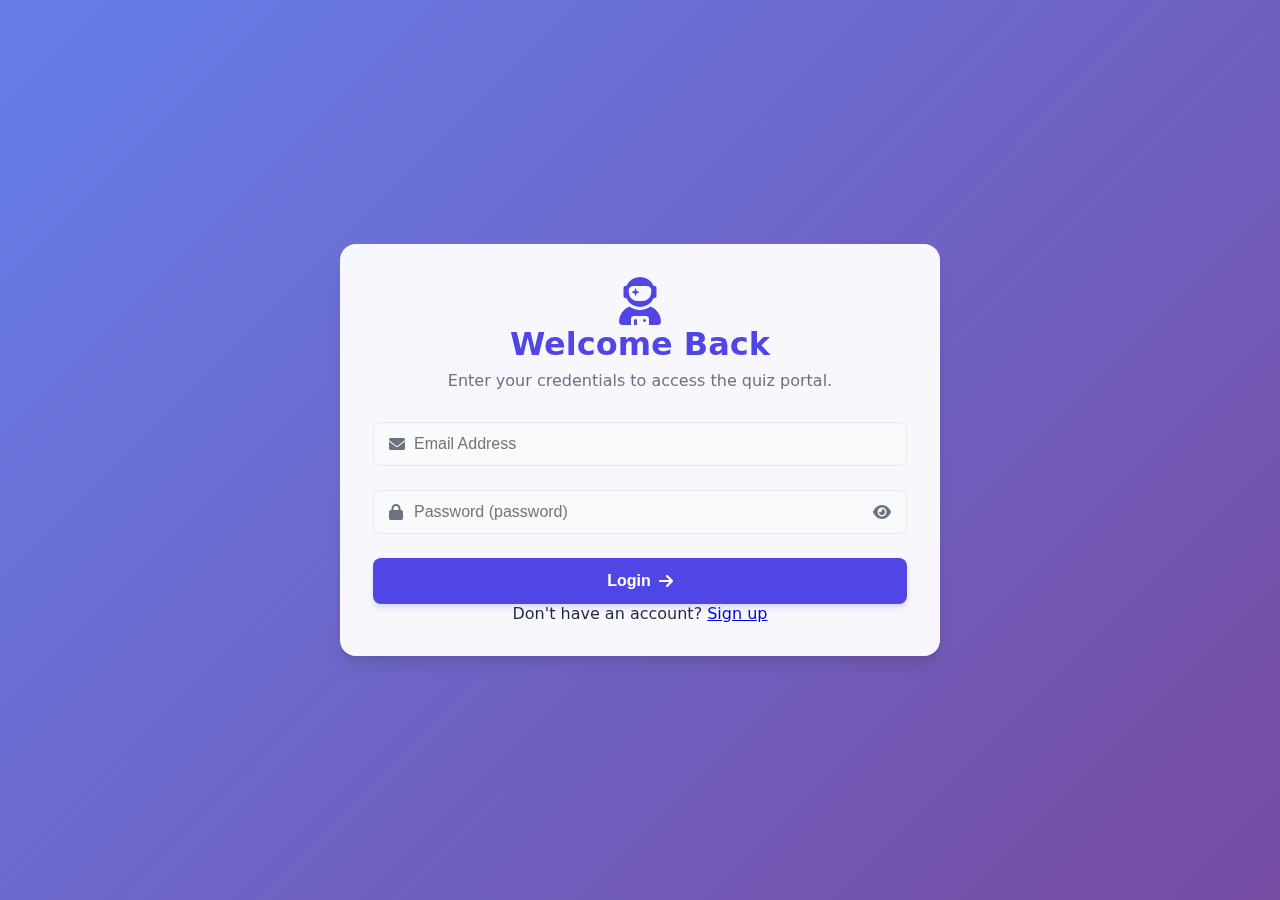
<file: index.html>
<!DOCTYPE html>
<html lang="en">

<head>
    <meta charset="UTF-8">
    <meta name="viewport" content="width=device-width, initial-scale=1.0">
    <title>Quiz Setup</title>
    <link rel="stylesheet" href="style.css">
    <script>
    const user = sessionStorage.getItem('currentUser');
    if (!user) {
        window.location.href = 'login.html';
    }
</script>
</head>
<body>
    <div class="container">
        <h1>Tech Quiz</h1>
        <p class="subtitle">Test your knowledge!</p>

        <form id="setup-form">
            <div class="form-group">
                <label for="category">Select Category</label>
                <select id="category" required>
                    <option value="" disabled selected>Choose a category...</option>
                    <option value="Java">Java</option>
                    <option value="Python">Python</option>
                    <option value="GK">General Knowledge</option>
                </select>
            </div>

            <div class="form-group">
                <label for="difficulty">Select Difficulty</label>
                <select id="difficulty" required>
                    <option value="" disabled selected>Choose difficulty...</option>
                    <option value="Easy">Easy</option>
                    <option value="Medium">Medium</option>
                    <option value="Hard">Hard</option>
                </select>
            </div>

            <button type="submit" id="startQuiz" class="btn">Start Quiz</button>
        </form>
    </div>
    <script src="script.js"></script>
</body>

</html>
</file>
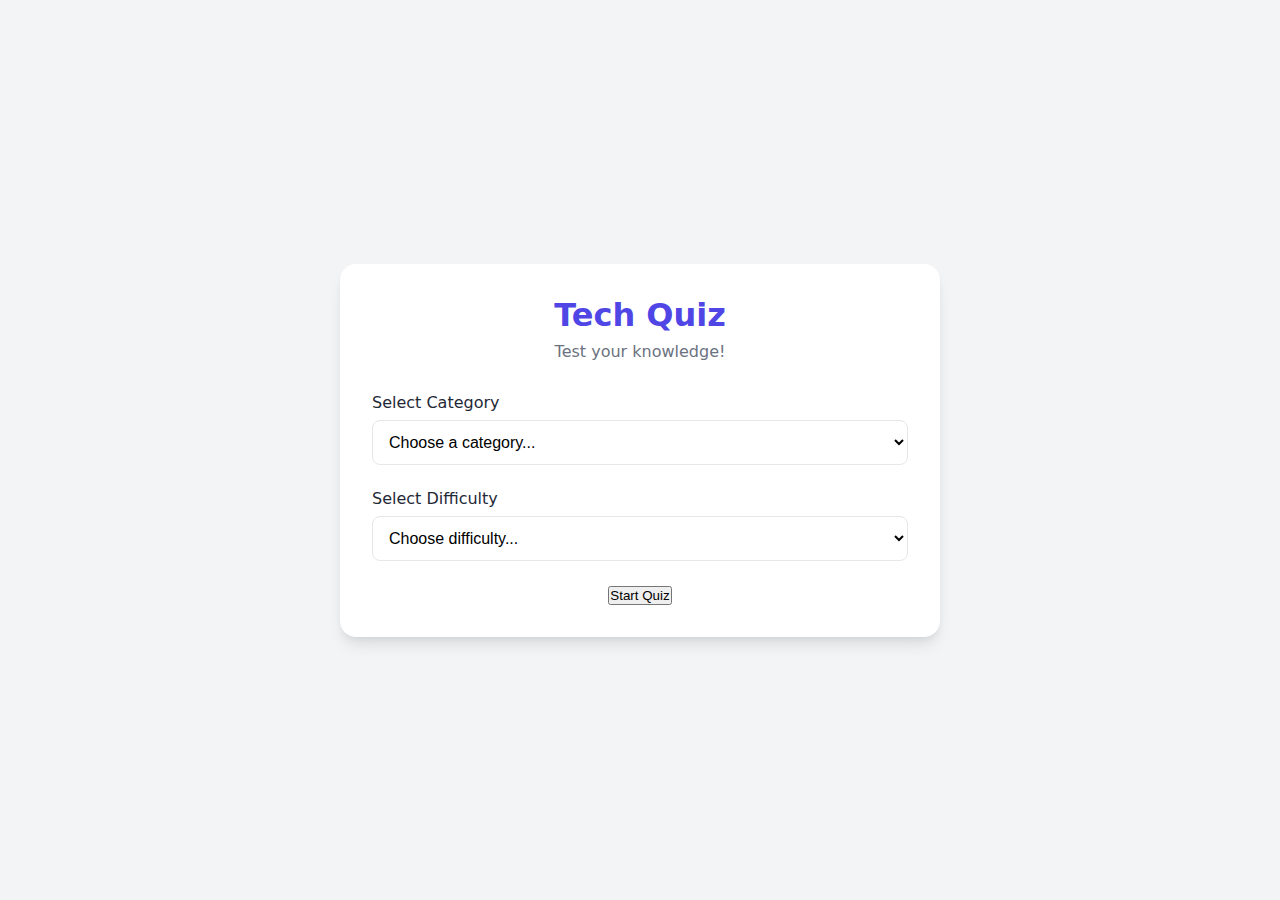
<file: bin/index.html>
<!DOCTYPE html>
<html lang="en">

<head>
    <meta charset="UTF-8">
    <meta name="viewport" content="width=device-width, initial-scale=1.0">
    <title>Quiz Setup</title>
    <link rel="stylesheet" href="style.css">
</head>

<body>
    <div class="container">
        <h1>Tech Quiz</h1>
        <p class="subtitle">Test your knowledge!</p>

        <form id="setup-form">
            <div class="form-group">
                <label for="category">Select Category</label>
                <select id="category" required>
                    <option value="" disabled selected>Choose a category...</option>
                    <option value="Java">Java</option>
                    <option value="Python">Python</option>
                    <option value="GK">General Knowledge</option>
                </select>
            </div>

            <div class="form-group">
                <label for="difficulty">Select Difficulty</label>
                <select id="difficulty" required>
                    <option value="" disabled selected>Choose difficulty...</option>
                    <option value="Easy">Easy</option>
                    <option value="Medium">Medium</option>
                    <option value="Hard">Hard</option>
                </select>
            </div>

            <button type="submit" id="startQuiz" class="btn">Start Quiz</button>
        </form>
    </div>
    <script src="script.js"></script>
</body>

</html>
</file>
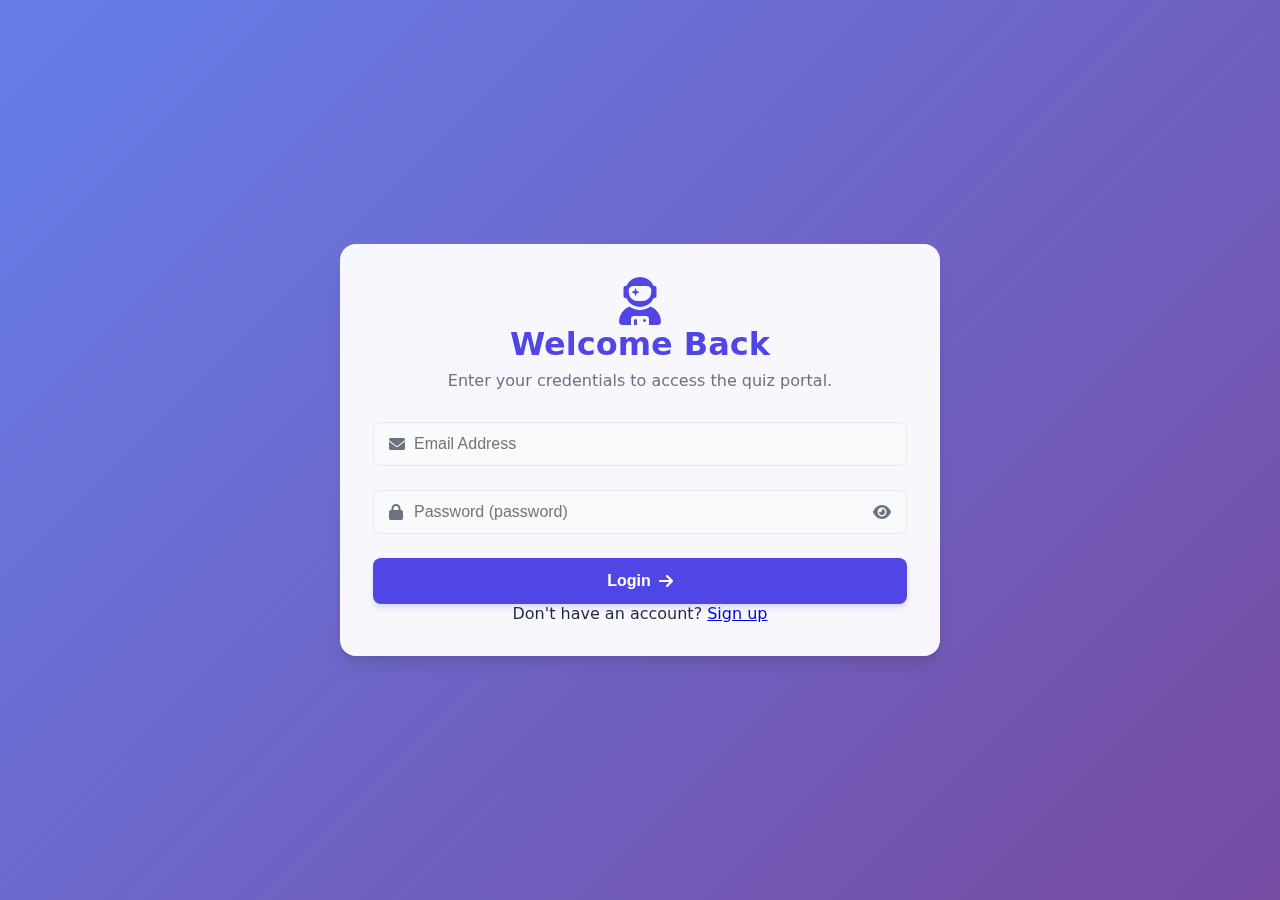
<file: login.html>
<!DOCTYPE html>
<html lang="en">

<head>
    <meta charset="UTF-8">
    <meta name="viewport" content="width=device-width, initial-scale=1.0">
    <title>Login - Tech Quiz</title>
    <link rel="stylesheet" href="style.css">
    <!-- Font Awesome for Icons -->
    <link rel="stylesheet" href="https://cdnjs.cloudflare.com/ajax/libs/font-awesome/6.0.0/css/all.min.css">
</head>

<body>
    <div class="background-animation"></div>
    <div class="container login-container">
        <div class="login-header">
            <i class="fas fa-user-astronaut fa-3x" style="color: var(--primary-color);"></i>
            <h1>Welcome Back</h1>
            <p class="subtitle">Enter your credentials to access the quiz portal.</p>
        </div>

        <form id="login-form">
            <div class="form-group input-group">
                <i class="fas fa-envelope input-icon"></i>
                <input type="text" id="username" placeholder="Email Address" class="form-input" required>
            </div>

            <div class="form-group input-group">
                <i class="fas fa-lock input-icon"></i>
                <input type="password" id="password" placeholder="Password (password)" class="form-input" required>
                <i class="fas fa-eye toggle-password" id="togglePassword"></i>
            </div>

            <p id="login-error" class="error-msg">
                <i class="fas fa-exclamation-circle"></i> Invalid Username or Password
            </p>

            <button type="submit" id="loginBtn" class="btn">
                <span>Login</span> <i class="fas fa-arrow-right"></i>
            </button>
        </form>

        <div class="form-footer">
            <p>Don't have an account? <a href="signup.html" class="link-primary">Sign up</a></p>
        </div>
    </div>
    <script src="script.js"></script>
</body>

</html>
</file>
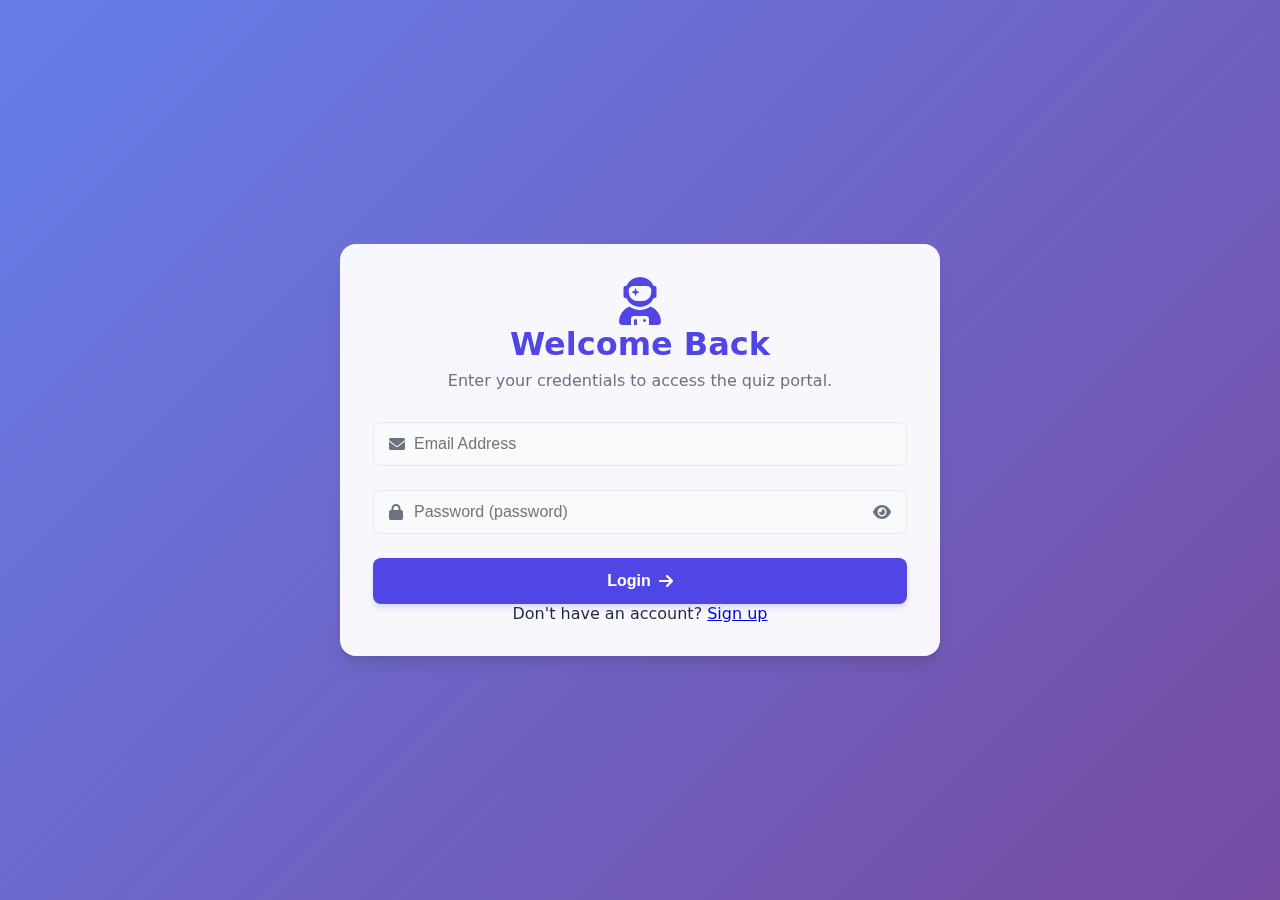
<file: quiz.html>
<!DOCTYPE html>
<html lang="en">

<head>
    <meta charset="UTF-8">
    <meta name="viewport" content="width=device-width, initial-scale=1.0">
    <title>Taking Quiz</title>
    <link rel="stylesheet" href="style.css">
</head>

<body>
    <div class="container">
        <div class="quiz-header">
            <div id="question-progress">Question 1 of 5</div>
            <div class="timer" id="timerDisplay">00:15</div>
        </div>

        <div class="question-container">
            <h2 class="question-text" id="questionText">Loading question...</h2>
            <div class="options-grid" id="options-container">
                <!-- Options will be injected here -->
            </div>
        </div>

        <div class="navigation">
            <button id="prevBtn" class="btn btn-secondary btn-nav" style="display: none;">Previous</button>
            <button id="nextBtn" class="btn btn-nav">Next</button>
            <button id="submitBtn" class="btn btn-nav" style="display: none;">Submit Quiz</button>
        </div>
    </div>
    <script src="script.js"></script>
</body>

</html>
</file>
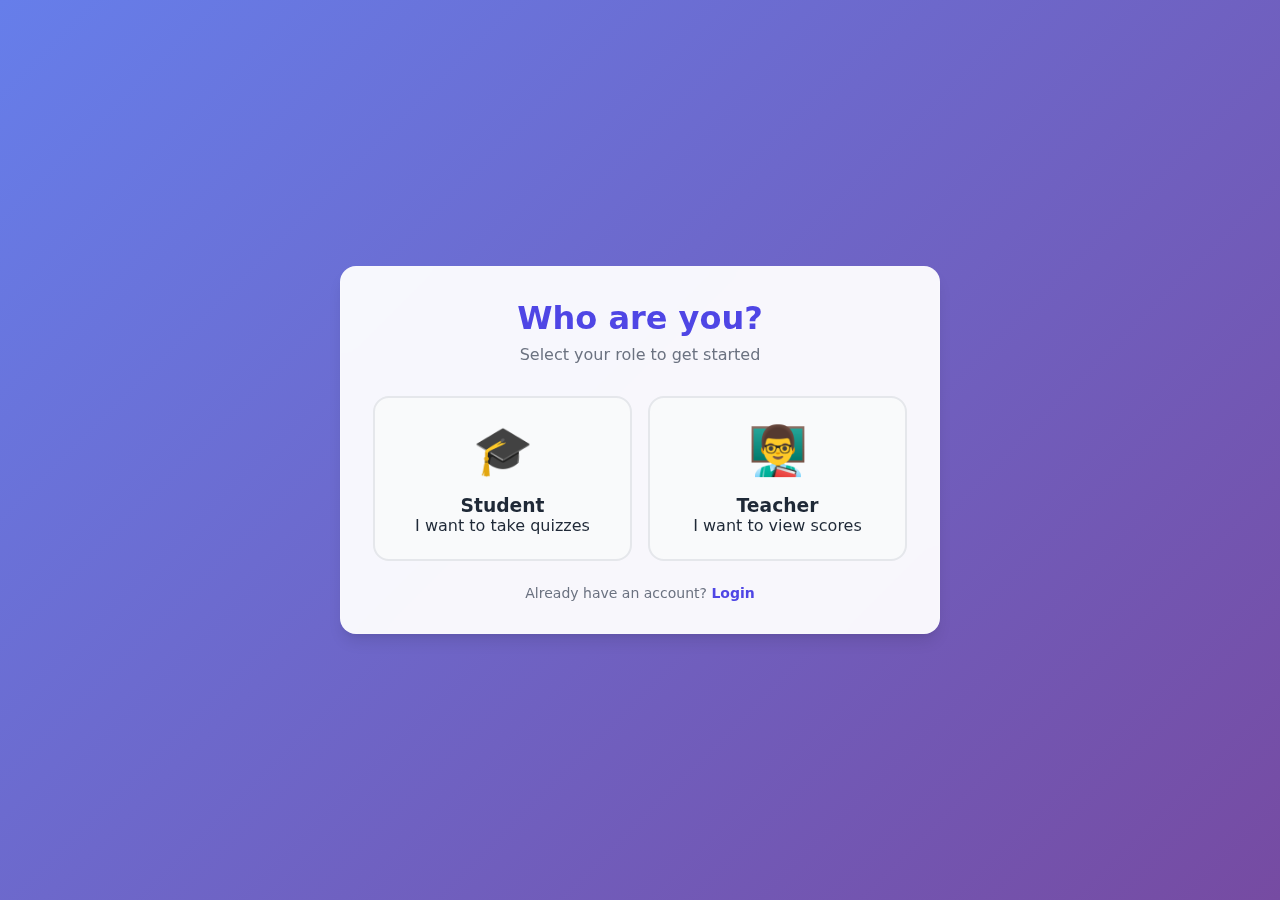
<file: signup.html>
<!DOCTYPE html>
<html lang="en">

<head>
    <meta charset="UTF-8">
    <meta name="viewport" content="width=device-width, initial-scale=1.0">
    <title>Join Tech Quiz</title>
    <link rel="stylesheet" href="style.css">
    <!-- Font Awesome for Icons -->
    <link rel="stylesheet" href="https://cdnjs.cloudflare.com/ajax/libs/font-awesome/6.0.0/css/all.min.css">
</head>

<body>
    <div class="background-animation"></div>
    <div class="container login-container" id="role-selection">
        <div class="login-header">
            <h1>Who are you?</h1>
            <p class="subtitle">Select your role to get started</p>
        </div>

        <div class="role-grid">
            <div class="role-card" onclick="selectRole('student')">
                <div class="role-icon">🎓</div>
                <h3>Student</h3>
                <p>I want to take quizzes</p>
            </div>
            <div class="role-card" onclick="selectRole('teacher')">
                <div class="role-icon">👨‍🏫</div>
                <h3>Teacher</h3>
                <p>I want to view scores</p>
            </div>
        </div>
        <div class="login-footer">
            <p>Already have an account? <a href="login.html">Login</a></p>
        </div>
    </div>

    <div class="container login-container" id="signup-form-container" style="display: none;">
        <div class="login-header">
            <h1 id="form-title">Student Signup</h1>
        </div>
        <form id="signup-form">
            <div class="form-group input-group">
                <i class="fas fa-user input-icon"></i>
                <input type="text" id="fullname" placeholder="Full Name" class="form-input" required>
            </div>
            <div class="form-group input-group">
                <i class="fas fa-id-card input-icon"></i>
                <input type="text" id="new-regno" placeholder="Registration Number" class="form-input" required>
            </div>
            <div class="form-group input-group">
                <i class="fas fa-envelope input-icon"></i>
                <input type="email" id="new-email" placeholder="Email Address" class="form-input" required>
            </div>
            <div class="form-group input-group">
                <i class="fas fa-lock input-icon"></i>
                <input type="password" id="new-password" placeholder="Password" class="form-input" required>
                <i class="fas fa-eye toggle-password" id="toggleSignupPassword"></i>
            </div>
            <input type="hidden" id="selected-role">

            <button type="submit" class="btn">Create Account</button>
        </form>
        <div class="form-footer">
            <p>Already have an account? <a href="login.html" class="link-primary">Login</a></p>
            <a href="#" onclick="location.reload()" class="link-secondary">← Back to Roles</a>
        </div>
    </div>
    <script src="script.js"></script>
</body>

</html>
</file>
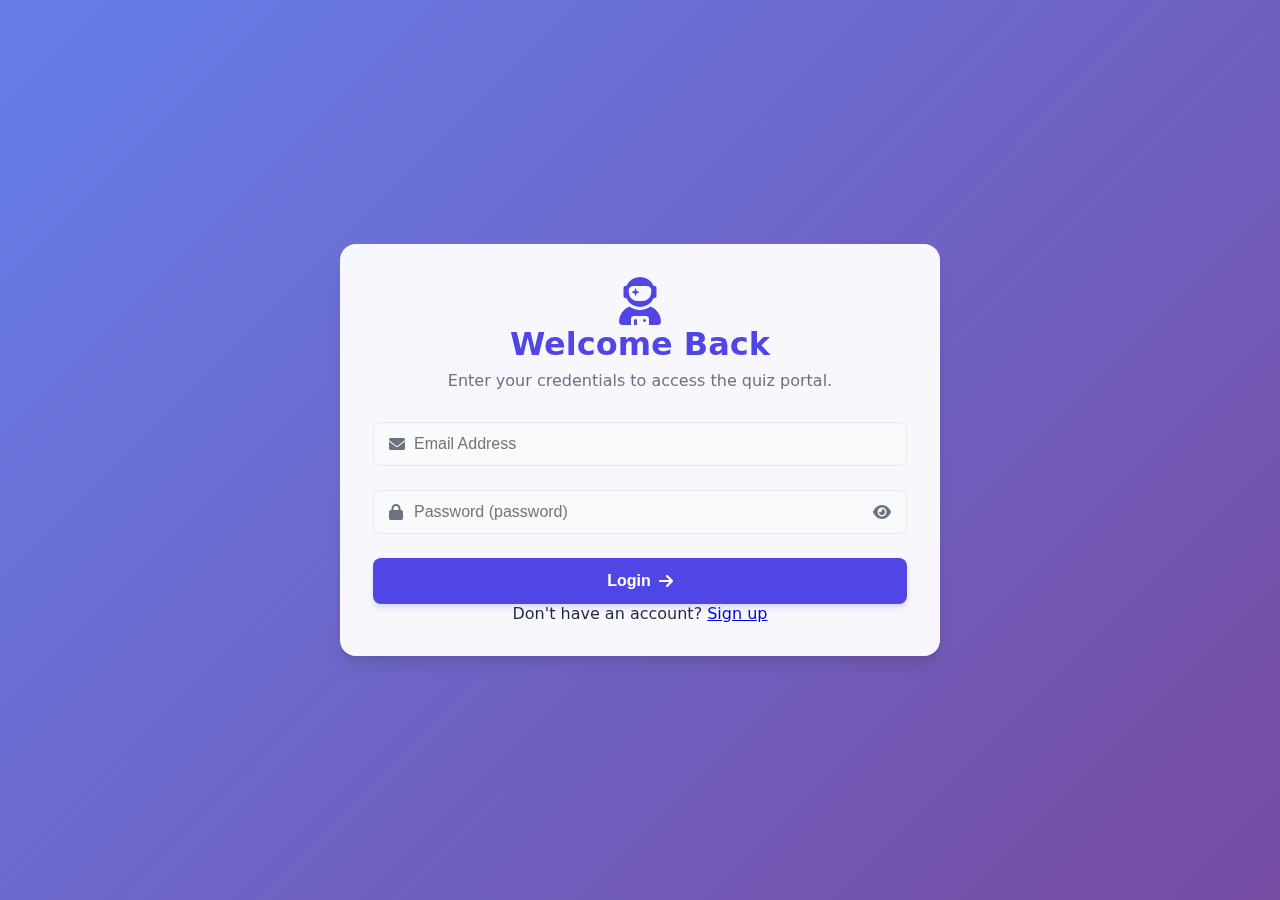
<file: teacher_dashboard.html>
<!DOCTYPE html>
<html lang="en">

<head>
    <meta charset="UTF-8">
    <meta name="viewport" content="width=device-width, initial-scale=1.0">
    <title>Teacher Dashboard</title>
    <link rel="stylesheet" href="style.css">
    <link rel="stylesheet" href="https://cdnjs.cloudflare.com/ajax/libs/font-awesome/6.0.0/css/all.min.css">
</head>

<body>
    <div class="background-animation"></div>
    <div class="container" style="max-width: 800px; margin-top: 50px;">
        <div class="quiz-header" style="display: flex; justify-content: space-between; align-items: center;">
            <h1 style="margin:0;">Teacher Dashboard</h1>
            <button onclick="logout()" class="btn"
                style="width: auto; background-color: var(--error-color);">Logout</button>
        </div>

        <div class="stats-grid" style="display: flex; gap: 2rem; margin: 2rem 0;">
            <div class="stat-card"
                style="flex: 1; background: #fff; padding: 1.5rem; border-radius: 1rem; box-shadow: 0 4px 6px rgba(0,0,0,0.05); text-align: center;">
                <div class="stat-value" id="total-students"
                    style="font-size: 2.5rem; font-weight: bold; color: var(--primary-color);">0</div>
                <div class="stat-label" style="color: var(--subtext-color);">Total Quizzes Taken</div>
            </div>
            <!-- Placeholder for future stats -->
        </div>

        <h3>Student Results</h3>
        <div class="table-container">
            <table id="results-table">
                <thead>
                    <tr>
                        <th>Student Name</th>
                        <th>Category</th>
                        <th>Score</th>
                        <th>Date</th>
                    </tr>
                </thead>
                <tbody id="results-body">
                </tbody>
            </table>
        </div>
    </div>
    <script src="script.js"></script>
</body>

</html>
</file>
<file: style.css>
:root {
    --primary-color: #4f46e5;
    --primary-hover: #4338ca;
    --background-color: #f3f4f6;
    --card-background: rgba(255, 255, 255, 0.95);
    /* Glass effect base */
    --text-color: #1f2937;
    --subtext-color: #6b7280;
    --border-color: #e5e7eb;
    --success-color: #10b981;
    --error-color: #ef4444;
    --font-family: 'Inter', system-ui, -apple-system, sans-serif;
}

/* Add this to style.css to fix the blue autofill background */
input:-webkit-autofill,
input:-webkit-autofill:hover,
input:-webkit-autofill:focus,
input:-webkit-autofill:active {
    -webkit-box-shadow: 0 0 0 30px white inset !important;
    -webkit-text-fill-color: #1f2937 !important;
    /* Text color */
    transition: background-color 5000s ease-in-out 0s;
}

* {
    box-sizing: border-box;
    margin: 0;
    padding: 0;
}

body {
    font-family: var(--font-family);
    background: linear-gradient(135deg, #667eea 0%, #764ba2 100%);
    /* Premium Gradient */
    color: var(--text-color);
    min-height: 100vh;
    display: flex;
    justify-content: center;
    align-items: center;
    padding: 20px;
    overflow-x: hidden;
}

/* Login Specifics */
.login-container {
    max-width: 450px;
    backdrop-filter: blur(10px);
    /* Glassmorphism */
    border: 1px solid rgba(255, 255, 255, 0.2);
}

.login-header {
    margin-bottom: 2rem;
}

.input-group {
    position: relative;
    margin-bottom: 1.5rem;
}

.input-icon {
    position: absolute;
    left: 1rem;
    top: 50%;
    transform: translateY(-50%);
    color: var(--subtext-color);
    z-index: 10;
}

.toggle-password {
    position: absolute;
    right: 1rem;
    top: 50%;
    transform: translateY(-50%);
    color: var(--subtext-color);
    cursor: pointer;
    z-index: 10;
    transition: color 0.3s;
}

.toggle-password:hover {
    color: var(--primary-color);
}

.form-input {
    width: 100%;
    padding: 0.75rem 2.5rem 0.75rem 2.5rem;
    /* Space for both icons */
    border: 1px solid var(--border-color);
    border-radius: 0.5rem;
    font-size: 1rem;
    outline: none;
    transition: all 0.3s ease;
    background-color: #f9fafb;
}

.form-input:focus {
    border-color: var(--primary-color);
    background-color: #fff;
    box-shadow: 0 0 0 4px rgba(79, 70, 229, 0.1);
}

.error-msg {
    color: var(--error-color);
    background-color: #fef2f2;
    padding: 0.5rem;
    border-radius: 0.5rem;
    font-size: 0.875rem;
    margin-bottom: 1rem;
    display: none;
    border: 1px solid #fee2e2;
    display: flex;
    /* Hidden by default via JS toggle usually, but flex for layout when shown */
    align-items: center;
    gap: 0.5rem;
    display: none;
    /* Explicitly hidden initially */
}

@keyframes shake {

    0%,
    100% {
        transform: translateX(0);
    }

    25% {
        transform: translateX(-5px);
    }

    75% {
        transform: translateX(5px);
    }
}

.login-footer {
    margin-top: 1.5rem;
    font-size: 0.875rem;
    color: var(--subtext-color);
}

.login-footer a {
    color: var(--primary-color);
    text-decoration: none;
    font-weight: 600;
}

.container {
    background-color: var(--card-background);
    padding: 2rem;
    border-radius: 1rem;
    box-shadow: 0 10px 15px -3px rgba(0, 0, 0, 0.1), 0 4px 6px -2px rgba(0, 0, 0, 0.05);
    width: 100%;
    max-width: 600px;
    text-align: center;
}

h1 {
    font-size: 2rem;
    margin-bottom: 0.5rem;
    color: var(--primary-color);
}

.subtitle {
    color: var(--subtext-color);
    margin-bottom: 2rem;
}

.form-group {
    margin-bottom: 1.5rem;
    text-align: left;
}

label {
    display: block;
    margin-bottom: 0.5rem;
    font-weight: 500;
}

select {
    width: 100%;
    padding: 0.75rem;
    border: 1px solid var(--border-color);
    border-radius: 0.5rem;
    background-color: #fff;
    font-size: 1rem;
    outline: none;
    transition: border-color 0.2s;
}

select:focus {
    border-color: var(--primary-color);
    box-shadow: 0 0 0 3px rgba(79, 70, 229, 0.1);
}

/* --- Upgrade 1: Enhanced Interactive Buttons --- */
/* Add smooth transitions to all interactive elements */
.option-btn,
select {
    transition: all 0.3s cubic-bezier(0.4, 0, 0.2, 1);
    position: relative;
    overflow: hidden;
}

/* Primary Button Style (User Requested Fix) */
.btn {
    width: 100%;
    padding: 14px;
    background-color: #4f46e5;
    /* Purple */
    color: white !important;
    /* FORCE white text */
    border: none !important;
    /* FORCE no border */
    border-radius: 8px;
    font-size: 1rem;
    font-weight: 600;
    cursor: pointer;
    transition: all 0.3s ease;
    margin-top: 1.5rem;
    box-shadow: 0 4px 6px -1px rgba(79, 70, 229, 0.2);
    display: flex;
    /* Keeping flex for centering if icons are used */
    justify-content: center;
    align-items: center;
    gap: 0.5rem;
}

.btn:hover {
    background-color: #4338ca;
    /* Darker Purple */
    color: white !important;
    /* Keep text white on hover */
    transform: translateY(-2px);
    box-shadow: 0 6px 10px -1px rgba(79, 70, 229, 0.3);
}

.btn:active {
    transform: translateY(0);
}

/* --- Added: Fix Navigation Buttons Side-by-Side --- */
.navigation {
    display: flex;
    justify-content: space-between;
    gap: 15px;
    margin-top: 20px;
}

.btn-nav {
    width: 48%;
    /* Split width */
    margin-top: 0;
    /* Override default margin */
}

/* --- Added: Improved Option Buttons (Card Style) --- */
.option-btn {
    display: block;
    width: 100%;
    padding: 12px;
    margin-bottom: 10px;
    background-color: white;
    border: 2px solid #e5e7eb;
    /* Visible Border */
    border-radius: 8px;
    text-align: center;
    cursor: pointer;
    transition: all 0.2s;
    font-weight: 500;
}

.option-btn:hover {
    border-color: #4f46e5;
    background-color: #f5f3ff;
    transform: translateX(0);
    /* Remove slide for card style */
    box-shadow: 0 4px 6px rgba(0, 0, 0, 0.05);
    /* Subtle shadow */
}

.option-btn.selected {
    background-color: #4f46e5;
    color: white;
    border-color: #4f46e5;
    transform: scale(1.02);
    font-weight: 600;
    box-shadow: 0 4px 10px rgba(79, 70, 229, 0.15);
}

/* --- Upgrade 2: Timer Panic Animation --- */
@keyframes pulse-red {
    0% {
        transform: scale(1);
        box-shadow: 0 0 0 0 rgba(239, 68, 68, 0.7);
    }

    70% {
        transform: scale(1.1);
        box-shadow: 0 0 0 10px rgba(239, 68, 68, 0);
    }

    100% {
        transform: scale(1);
        box-shadow: 0 0 0 0 rgba(239, 68, 68, 0);
    }
}

.timer.warning {
    background-color: #fee2e2;
    color: #b91c1c;
    animation: pulse-red 1s infinite;
    /* Pulses every second */
    border: 1px solid #ef4444;
}

/* --- Upgrade 3: Smooth Question Transitions --- */
@keyframes fadeIn {
    from {
        opacity: 0;
        transform: translateY(10px);
    }

    to {
        opacity: 1;
        transform: translateY(0);
    }
}

.fade-in-active {
    animation: fadeIn 0.5s ease-out forwards;
}

/* --- Role Selection Cards --- */
.role-grid {
    display: flex;
    gap: 1rem;
    margin-top: 1.5rem;
}

.role-card {
    flex: 1;
    background: #f9fafb;
    border: 2px solid var(--border-color);
    border-radius: 1rem;
    padding: 1.5rem;
    cursor: pointer;
    transition: all 0.3s ease;
    text-align: center;
}

.role-card:hover {
    border-color: var(--primary-color);
    background: #e0e7ff;
    transform: translateY(-5px);
}

.role-icon {
    font-size: 3rem;
    margin-bottom: 1rem;
}

/* --- Dashboard Table --- */
.table-container {
    margin-top: 2rem;
    overflow-x: auto;
    max-height: 400px;
    /* Limit height */
    overflow-y: auto;
    /* Add vertical scrollbar */
    background: rgba(255, 255, 255, 0.9);
    border-radius: 1rem;
    padding: 1rem;
}

table {
    width: 100%;
    border-collapse: collapse;
    margin-top: 1rem;
}

th,
td {
    padding: 1rem;
    text-align: left;
    border-bottom: 1px solid var(--border-color);
}

th {
    background-color: #f3f4f6;
    color: var(--subtext-color);
    font-weight: 600;
}

.badge {
    background: var(--primary-color);
    color: white;
    padding: 0.25rem 0.5rem;
    border-radius: 0.25rem;
    font-size: 0.85rem;
}
</file>
<file: bin/style.css>
:root {
    --primary-color: #4f46e5;
    --primary-hover: #4338ca;
    --background-color: #f3f4f6;
    --card-background: #ffffff;
    --text-color: #1f2937;
    --subtext-color: #6b7280;
    --border-color: #e5e7eb;
    --success-color: #10b981;
    --error-color: #ef4444;
    --font-family: 'Inter', system-ui, -apple-system, sans-serif;
}

* {
    box-sizing: border-box;
    margin: 0;
    padding: 0;
}

body {
    font-family: var(--font-family);
    background-color: var(--background-color);
    color: var(--text-color);
    min-height: 100vh;
    display: flex;
    justify-content: center;
    align-items: center;
    padding: 20px;
}

.container {
    background-color: var(--card-background);
    padding: 2rem;
    border-radius: 1rem;
    box-shadow: 0 10px 15px -3px rgba(0, 0, 0, 0.1), 0 4px 6px -2px rgba(0, 0, 0, 0.05);
    width: 100%;
    max-width: 600px;
    text-align: center;
}

h1 {
    font-size: 2rem;
    margin-bottom: 0.5rem;
    color: var(--primary-color);
}

.subtitle {
    color: var(--subtext-color);
    margin-bottom: 2rem;
}

.form-group {
    margin-bottom: 1.5rem;
    text-align: left;
}

label {
    display: block;
    margin-bottom: 0.5rem;
    font-weight: 500;
}

select {
    width: 100%;
    padding: 0.75rem;
    border: 1px solid var(--border-color);
    border-radius: 0.5rem;
    background-color: #fff;
    font-size: 1rem;
    outline: none;
    transition: border-color 0.2s;
}

select:focus {
    border-color: var(--primary-color);
    box-shadow: 0 0 0 3px rgba(79, 70, 229, 0.1);
}

/* --- Upgrade 1: Enhanced Interactive Buttons --- */
/* Add smooth transitions to all interactive elements */
.btn,
.option-btn,
select {
    transition: all 0.3s cubic-bezier(0.4, 0, 0.2, 1);
    position: relative;
    overflow: hidden;
}

/* Tactile Hover Effect for Main Buttons */
.btn:hover {
    background-color: var(--primary-hover);
    transform: translateY(-2px);
    /* Moves button up slightly */
    box-shadow: 0 4px 12px rgba(79, 70, 229, 0.3);
    /* Adds glow shadow */
}

.btn:active {
    transform: translateY(0);
    /* Buttons press down when clicked */
}

/* Better Option Buttons */
.option-btn:hover {
    border-color: var(--primary-color);
    background-color: #f5f7ff;
    transform: translateX(5px);
    /* Slides slightly right on hover */
    box-shadow: 0 2px 5px rgba(0, 0, 0, 0.05);
}

.option-btn.selected {
    border-color: var(--primary-color);
    background-color: #e0e7ff;
    color: var(--primary-color);
    font-weight: 600;
    transform: scale(1.02);
    /* Selected option pops out */
    box-shadow: 0 4px 10px rgba(79, 70, 229, 0.15);
}

/* --- Upgrade 2: Timer Panic Animation --- */
@keyframes pulse-red {
    0% {
        transform: scale(1);
        box-shadow: 0 0 0 0 rgba(239, 68, 68, 0.7);
    }

    70% {
        transform: scale(1.1);
        box-shadow: 0 0 0 10px rgba(239, 68, 68, 0);
    }

    100% {
        transform: scale(1);
        box-shadow: 0 0 0 0 rgba(239, 68, 68, 0);
    }
}

.timer.warning {
    background-color: #fee2e2;
    color: #b91c1c;
    animation: pulse-red 1s infinite;
    /* Pulses every second */
    border: 1px solid #ef4444;
}

/* --- Upgrade 3: Smooth Question Transitions --- */
@keyframes fadeIn {
    from {
        opacity: 0;
        transform: translateY(10px);
    }

    to {
        opacity: 1;
        transform: translateY(0);
    }
}

.fade-in-active {
    animation: fadeIn 0.5s ease-out forwards;
}
</file>
